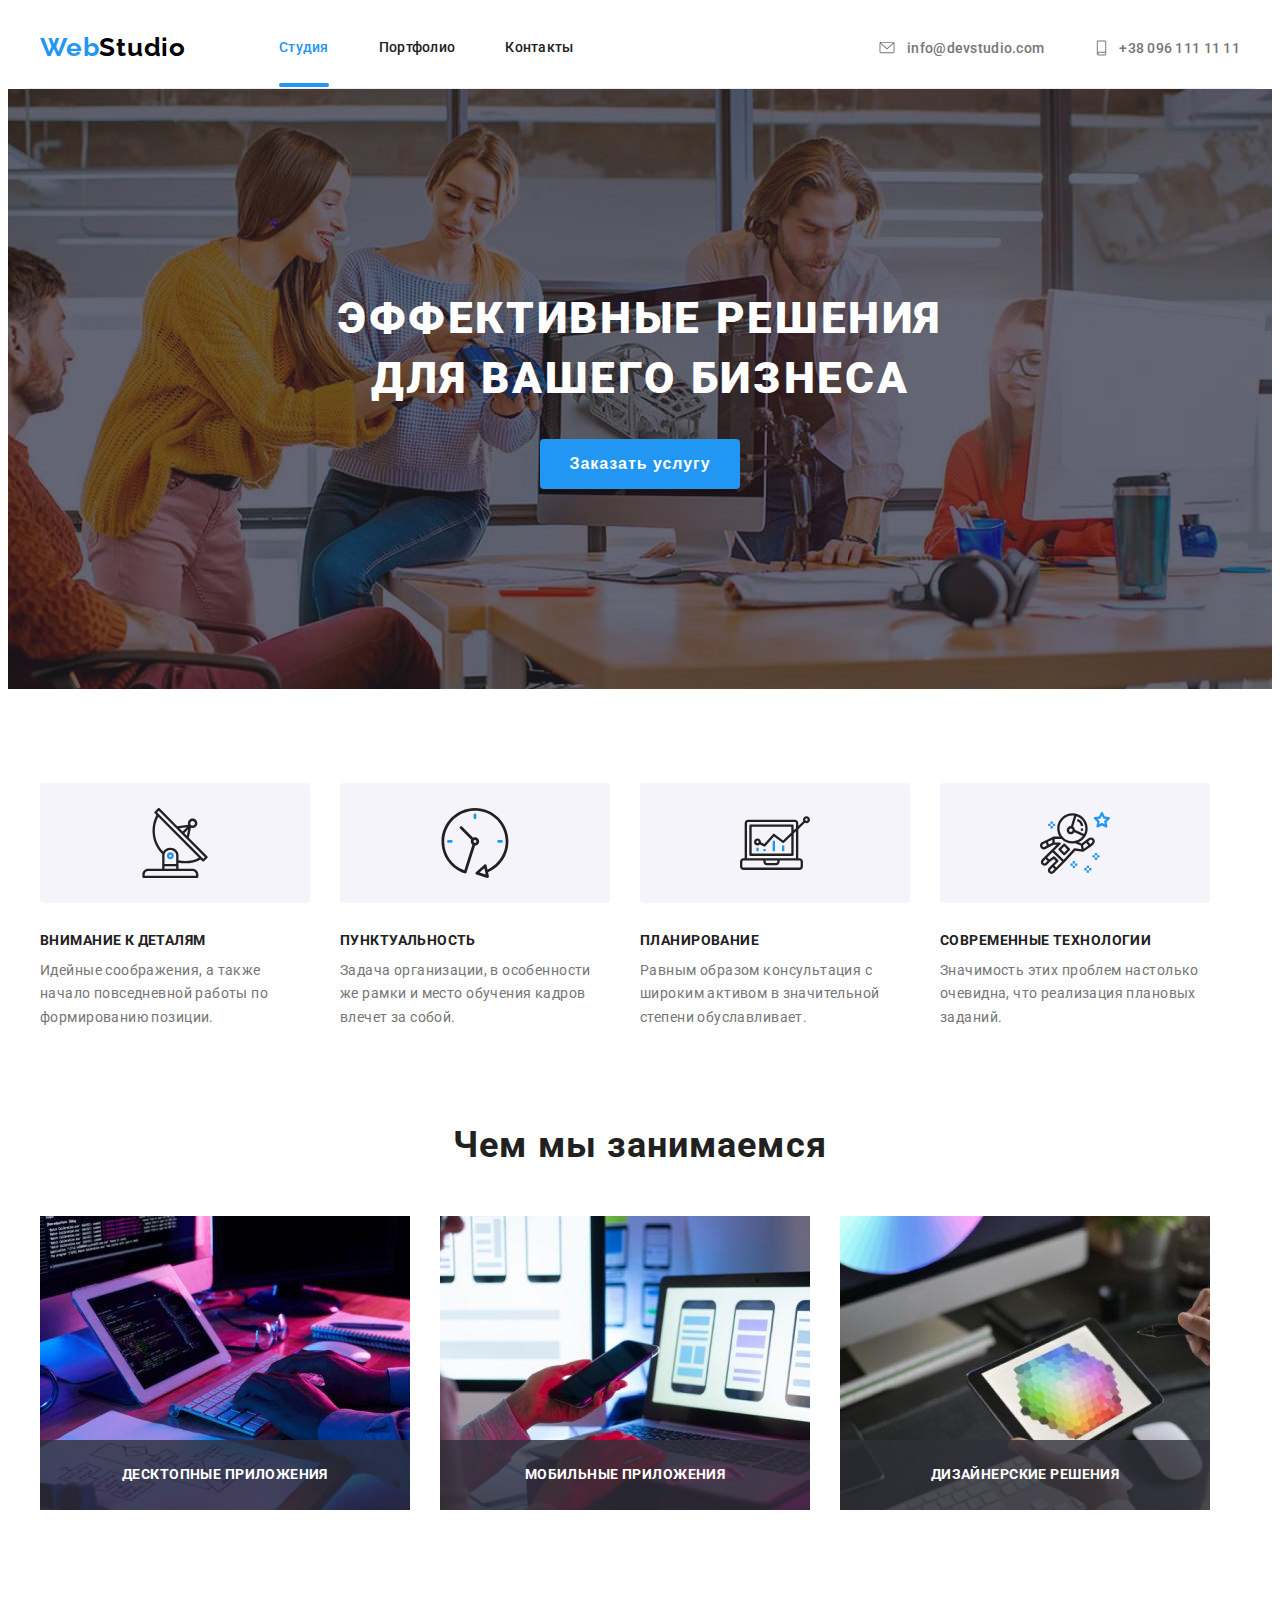
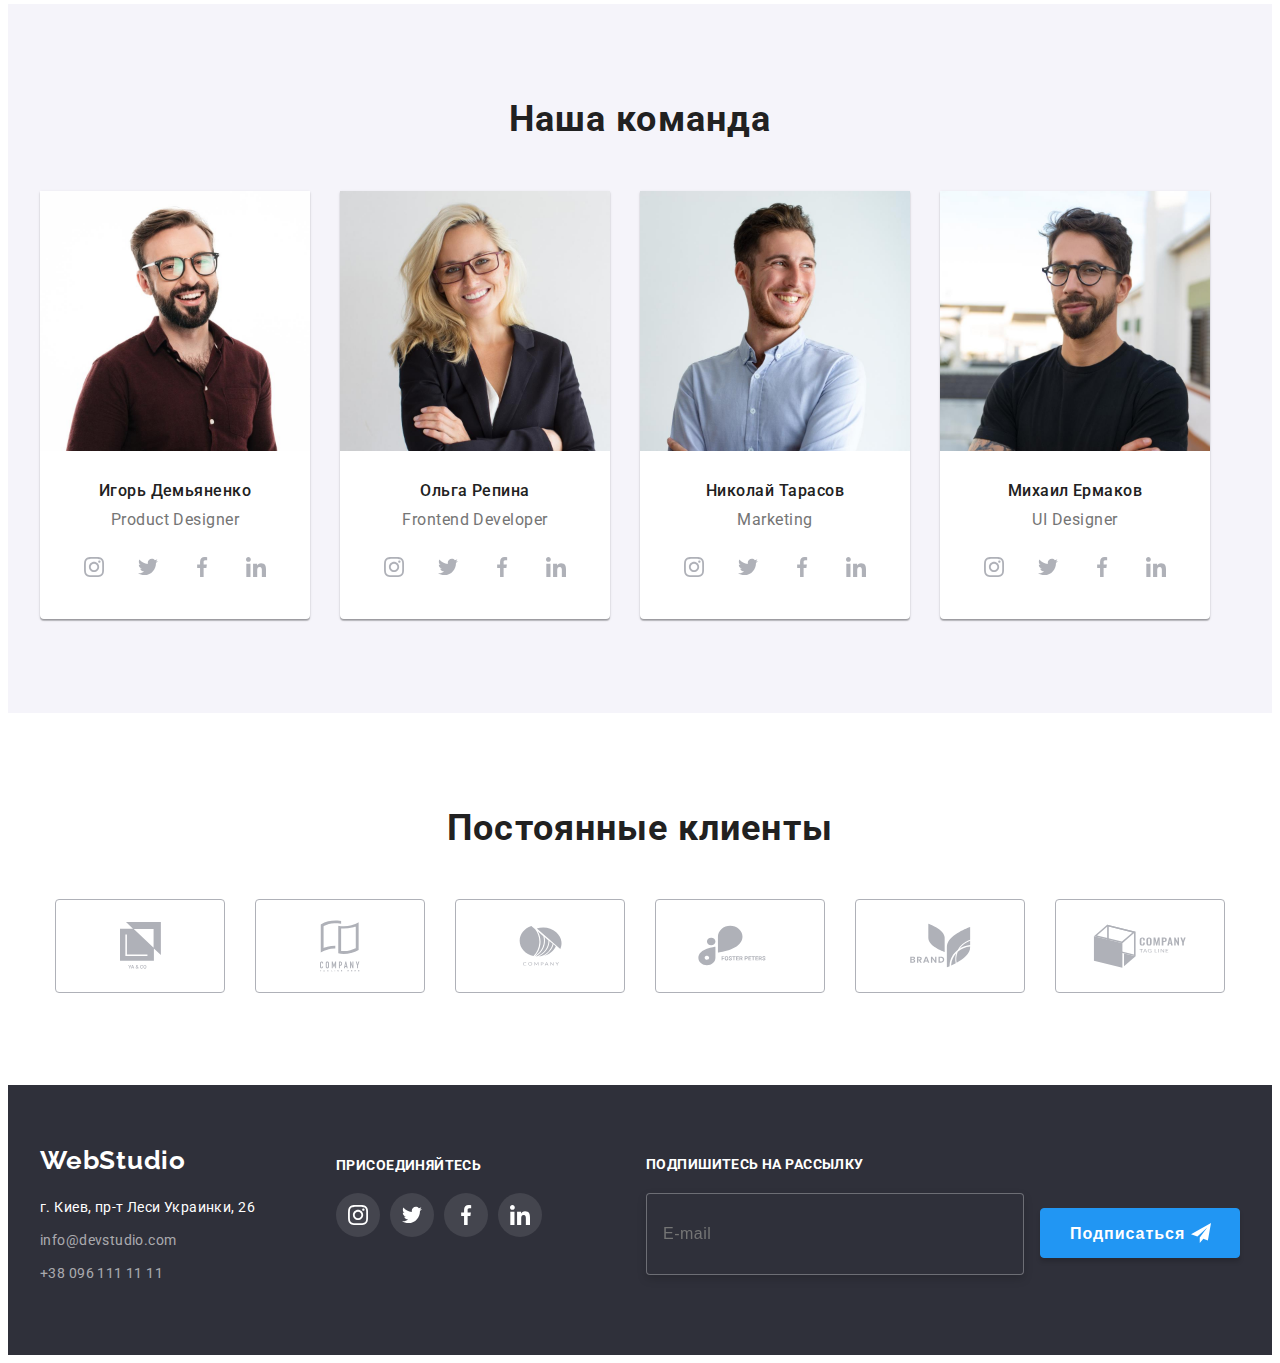
<file: index.html>
<!DOCTYPE html>
<html lang="ru">

<head>
  <meta charset="UTF-8" />
  <meta http-equiv="X-UA-Compatible" content="IE=edge" />
  <meta name="viewport" content="width=device-width, initial-scale=1.0" />
  <title>WebStudio</title>
  <link rel="preconnect" href="https://fonts.googleapis.com" />
  <link rel="preconnect" href="https://fonts.gstatic.com" crossorigin />
  <link href="https://fonts.googleapis.com/css2?family=Raleway:wght@700&family=Roboto:wght@400;500;700;900&display=swap"
    rel="stylesheet" />
  <link rel="stylesheet" href="https://cdnjs.cloudflare.com/ajax/libs/modern-normalize/1.1.0/modern-normalize.min.css"
    integrity="sha512-wpPYUAdjBVSE4KJnH1VR1HeZfpl1ub8YT/NKx4PuQ5NmX2tKuGu6U/JRp5y+Y8XG2tV+wKQpNHVUX03MfMFn9Q=="
    crossorigin="anonymous" referrerpolicy="no-referrer" />
  <link rel="stylesheet" href="./css/main.min.css" />
</head>

<body>
  <header>
    <div class="container header">
      <a href="./" class="logo"><span class="logo__web">Web</span>Studio</a>
      <nav>
        <ul class="nav-list">
          <li class="nav-list__item">
            <a href="./index.html" class="nav-list__link--active">Студия</a>
          </li>
          <li class="nav-list__item">
            <a href="./portfolio.html" class="nav-list__link">Портфолио</a>
          </li>
          <li class="nav-list__item">
            <a href="" class="nav-list__link">Контакты</a>
          </li>
        </ul>
      </nav>
      <ul class="contacts-list">
        <li class="contacts-list__item">
          <a href="mailto:info@devstudio.com" class="contacts-list__link"><svg class="contact-list__icon" width="20"
              height="15">
              <use href="./images/icons.svg#icon-envelope"></use>
            </svg>info@devstudio.com
          </a>
        </li>
        <li class="contacts-list__item">
          <a href="tel:+380961111111" class="contacts-list__link"><svg class="contact-list__icon" width="15"
              height="24">
              <use href="./images/icons.svg#icon-smartphone"></use>
            </svg>+38 096 111 11 11
          </a>
        </li>
      </ul>
    </div>
  </header>

  <main>
    <section class="hero">
      <div class="container">
        <h1 class="hero-header">
          Эффективные решения <br />
          для вашего бизнеса
        </h1>
        <button type="button" class="hero-btn" data-modal-open>
          Заказать услугу
        </button>
      </div>
    </section>
    <section class="priorities">
      <div class="container">
        <!-- <h2 class="section-header"></h2> -->
        <ul class="priorities-list">
          <li class="priorities-item">
            <div class="priorities-icon-container">
              <svg class="priorities-icon" width="70" height="70">
                <use href="./images/icons.svg#icon-antenna"></use>
              </svg>
            </div>
            <h3 class="priorities-header">Внимание к деталям</h3>
            <p class="priorities-text">
              Идейные соображения, а также начало повседневной работы по
              формированию позиции.
            </p>
          </li>
          <li class="priorities-item">
            <div class="priorities-icon-container">
              <svg class="priorities-icon" width="70" height="70">
                <use href="./images/icons.svg#icon-clock"></use>
              </svg>
            </div>
            <h3 class="priorities-header">Пунктуальность</h3>
            <p class="priorities-text">
              Задача организации, в особенности же рамки и место обучения
              кадров влечет за собой.
            </p>
          </li>
          <li class="priorities-item">
            <div class="priorities-icon-container">
              <svg class="priorities-icon" width="70" height="70">
                <use href="./images/icons.svg#icon-diagram"></use>
              </svg>
            </div>
            <h3 class="priorities-header">Планирование</h3>
            <p class="priorities-text">
              Равным образом консультация с широким активом в значительной
              степени обуславливает.
            </p>
          </li>
          <li class="priorities-item">
            <div class="priorities-icon-container">
              <svg class="priorities-icon" width="70" height="70">
                <use href="./images/icons.svg#icon-astronaut"></use>
              </svg>
            </div>
            <h3 class="priorities-header">Современные технологии</h3>
            <p class="priorities-text">
              Значимость этих проблем настолько очевидна, что реализация
              плановых заданий.
            </p>
          </li>
        </ul>
      </div>
    </section>
    <section class="what-we-do">
      <div class="container">
        <h2 class="section-header">Чем мы занимаемся</h2>
        <ul class="what-we-do-list">
          <li class="what-we-do-item">
            <img src="./images/what-we-do1.jpg" alt="человек набирает код" width="370" height="294" />
            <div class="description">
              <p>Десктопные приложения</p>
            </div>
          </li>
          <li class="what-we-do-item">
            <img src="./images/what-we-do-2.jpg" alt="человек за ноутбуком" width="370" height="294" />
            <div class="description">
              <p>Мобильные приложения</p>
            </div>
          </li>
          <li class="what-we-do-item">
            <img src="./images/what-we-do-3.jpg" alt="человек с планшетом за компьютером" width="370" height="294" />
            <div class="description">
              <p>Дизайнерские решения</p>
            </div>
          </li>
        </ul>
      </div>
    </section>
    <section class="team">
      <div class="container">
        <h2 class="section-header">Наша команда</h2>
        <ul class="team-list">
          <li class="team-item">
            <img class="team-image" src="./images/our-team-1.jpg" alt="Игорь Демьяненко" width="270" height="260" />
            <p class="team-name">Игорь Демьяненко</p>
            <p lang="en" class="team-profession">Product Designer</p>
            <ul class="social-icons-list">
              <li class="social-icon-item">
                <a href="" class="social-link">
                  <svg class="social-icon" width="20" height="20">
                    <use href="./images/icons.svg#icon-instagram"></use>
                  </svg></a>
              </li>
              <li class="social-icon-item">
                <a href="" class="social-link">
                  <svg class="social-icon" width="20" height="20">
                    <use href="./images/icons.svg#icon-twitter"></use>
                  </svg></a>
              </li>
              <li class="social-icon-item">
                <a href="" class="social-link">
                  <svg class="social-icon" width="20" height="20">
                    <use href="./images/icons.svg#icon-facebook"></use>
                  </svg></a>
              </li>
              <li class="social-icon-item">
                <a href="" class="social-link">
                  <svg class="social-icon" width="20" height="20">
                    <use href="./images/icons.svg#icon-linkedin"></use>
                  </svg></a>
              </li>
            </ul>
          </li>
          <li class="team-item">
            <img class="team-image" src="./images/our-team-2.jpg" alt="Ольга Репина" width="270" height="260" />
            <p class="team-name">Ольга Репина</p>
            <p lang="en" class="team-profession">Frontend Developer</p>
            <ul class="social-icons-list">
              <li class="social-icon-item">
                <a href="" class="social-link">
                  <svg class="social-icon" width="20" height="20">
                    <use href="./images/icons.svg#icon-instagram"></use>
                  </svg></a>
              </li>
              <li class="social-icon-item">
                <a href="" class="social-link">
                  <svg class="social-icon" width="20" height="20">
                    <use href="./images/icons.svg#icon-twitter"></use>
                  </svg></a>
              </li>
              <li class="social-icon-item">
                <a href="" class="social-link">
                  <svg class="social-icon" width="20" height="20">
                    <use href="./images/icons.svg#icon-facebook"></use>
                  </svg></a>
              </li>
              <li class="social-icon-item">
                <a href="" class="social-link">
                  <svg class="social-icon" width="20" height="20">
                    <use href="./images/icons.svg#icon-linkedin"></use>
                  </svg></a>
              </li>
            </ul>
          </li>
          <li class="team-item">
            <img class="team-image" src="./images/our-team-3.jpg" alt="Николай Тарасов" width="270" height="260" />
            <p class="team-name">Николай Тарасов</p>
            <p lang="en" class="team-profession">Marketing</p>
            <ul class="social-icons-list">
              <li class="social-icon-item">
                <a href="" class="social-link">
                  <svg class="social-icon" width="20" height="20">
                    <use href="./images/icons.svg#icon-instagram"></use>
                  </svg></a>
              </li>
              <li class="social-icon-item">
                <a href="" class="social-link">
                  <svg class="social-icon" width="20" height="20">
                    <use href="./images/icons.svg#icon-twitter"></use>
                  </svg></a>
              </li>
              <li class="social-icon-item">
                <a href="" class="social-link">
                  <svg class="social-icon" width="20" height="20">
                    <use href="./images/icons.svg#icon-facebook"></use>
                  </svg></a>
              </li>
              <li class="social-icon-item">
                <a href="" class="social-link">
                  <svg class="social-icon" width="20" height="20">
                    <use href="./images/icons.svg#icon-linkedin"></use>
                  </svg></a>
              </li>
            </ul>
          </li>
          <li class="team-item">
            <img class="team-image" src="./images/our-team-4.jpg" alt="Михаил Ермаков" width="270" height="260" />
            <p class="team-name">Михаил Ермаков</p>
            <p lang="en" class="team-profession">UI Designer</p>
            <ul class="social-icons-list">
              <li class="social-icon-item">
                <a href="" class="social-link">
                  <svg class="social-icon" width="20" height="20">
                    <use href="./images/icons.svg#icon-instagram"></use>
                  </svg></a>
              </li>
              <li class="social-icon-item">
                <a href="" class="social-link">
                  <svg class="social-icon" width="20" height="20">
                    <use href="./images/icons.svg#icon-twitter"></use>
                  </svg></a>
              </li>
              <li class="social-icon-item">
                <a href="" class="social-link">
                  <svg class="social-icon" width="20" height="20">
                    <use href="./images/icons.svg#icon-facebook"></use>
                  </svg></a>
              </li>
              <li class="social-icon-item">
                <a href="" class="social-link">
                  <svg class="social-icon" width="20" height="20">
                    <use href="./images/icons.svg#icon-linkedin"></use>
                  </svg></a>
              </li>
            </ul>
          </li>
        </ul>
      </div>
    </section>
    <section class="clients">
      <div class="container">
        <h2 class="section-header">Постоянные клиенты</h2>
        <ul class="clients-list">
          <li class="client-item">
            <a href="" class="client-link">
              <svg class="client-icon" width="41" height="47">
                <use href="./images/icons.svg#icon-group-1"></use>
              </svg></a>
          </li>
          <li class="client-item">
            <a href="" class="client-link">
              <svg class="client-icon" width="40" height="52">
                <use href="./images/icons.svg#icon-group-2"></use>
              </svg></a>
          </li>
          <li class="client-item">
            <a href="" class="client-link">
              <svg class="client-icon" width="43" height="41">
                <use href="./images/icons.svg#icon-group-3"></use>
              </svg></a>
          </li>
          <li class="client-item">
            <a href="" class="client-link">
              <svg class="client-icon" width="84" height="41">
                <use href="./images/icons.svg#icon-group-4"></use>
              </svg></a>
          </li>
          <li class="client-item">
            <a href="" class="client-link">
              <svg class="client-icon" width="63" height="45">
                <use href="./images/icons.svg#icon-group-5"></use>
              </svg></a>
          </li>
          <li class="client-item">
            <a href="" class="client-link">
              <svg class="client-icon" width="94" height="44">
                <use href="./images/icons.svg#icon-group-6"></use>
              </svg></a>
          </li>
        </ul>
      </div>
    </section>
  </main>

  <footer class="footer">
    <div class="container footer-flex">
      <div>
        <a href="./" class="logo-footer"><span class="logo-web">Web</span>Studio</a>
        <address>
          <ul class="address-list">
            <li class="address-item">
              <a href="https://goo.gl/maps/ttaGq9ydXKiaJ6pE8" target="_blank" rel="noopener noreferrer"
                class="address-map">г. Киев, пр-т Леси Украинки, 26</a>
            </li>
            <li class="address-item">
              <a href="mailto:info@devstudio.com" class="address-link">info@devstudio.com</a>
            </li>
            <li class="address-item">
              <a href="tel:+380961111111" class="address-link">+38 096 111 11 11</a>
            </li>
          </ul>
        </address>
      </div>
      <div class="join">
        <p class="join-text">присоединяйтесь</p>
        <ul class="footer-icons-list">
          <li class="footer-icon-item">
            <a href="" class="footer-link">
              <svg class="footer-icon" width="20" height="20">
                <use href="./images/icons.svg#icon-instagram"></use>
              </svg></a>
          </li>
          <li class="footer-icon-item">
            <a href="" class="footer-link">
              <svg class="footer-icon" width="20" height="20">
                <use href="./images/icons.svg#icon-twitter"></use>
              </svg></a>
          </li>
          <li class="footer-icon-item">
            <a href="" class="footer-link">
              <svg class="footer-icon" width="20" height="20">
                <use href="./images/icons.svg#icon-facebook"></use>
              </svg></a>
          </li>
          <li class="footer-icon-item">
            <a href="" class="footer-link">
              <svg class="footer-icon" width="20" height="20">
                <use href="./images/icons.svg#icon-linkedin"></use>
              </svg></a>
          </li>
        </ul>
      </div>
      <form class="follow-us-form">
        <label for="follow-us" class="follow-us-label">подпишитесь на рассылку</label>
        <input type="email" id="follow-us" name="email" placeholder="E-mail" required class="follow-us-input" />
        <button type="submit" class="follow-us-btn">
          Подписаться<svg width="20" height="20" class="icon-send">
            <use href="./images/symbol.svg#icon-send"></use>
          </svg>
        </button>
      </form>
    </div>
  </footer>
  <div class="backdrop is-hidden" data-modal>
    <div class="modal">
      <button class="close-btn" data-modal-close>
        <svg width="18" height="18" class="icon-close">
          <use href="./images/symbol.svg#icon-close"></use>
        </svg>
      </button>
      <form class="callback-form" name="callback-form" autocomplete="off">
        <p class="callback-form-title">
          Оставьте свои данные, мы вам перезвоним
        </p>
        <label class="callback-form-label">
          <p class="label-title">Имя</p>
          <div>
            <input type="text" class="callback-form-input" name="name" required />
            <svg width="18" height="18" class="callback-icon">
              <use href="./images/symbol.svg#person-black"></use>
            </svg>
          </div>
        </label>
        <label class="callback-form-label">
          <p class="label-title">Телефон</p>
          <div>
            <input type="tel" class="callback-form-input" name="tel" required />
            <svg width="18" height="18" class="callback-icon">
              <use href="./images/symbol.svg#phone-black"></use>
            </svg>
          </div>
        </label>
        <label class="callback-form-label">
          <p class="label-title">Почта</p>
          <div>
            <input type="email" class="callback-form-input" name="email" required />
            <svg width="18" height="18" class="callback-icon">
              <use href="./images/symbol.svg#email-black"></use>
            </svg>
          </div>
        </label>
        <label class="callback-form-label comment">
          <p class="label-title">Комментарий</p>
          <textarea name="comment" class="callback-form-input textarea" placeholder="Введите текст"></textarea>
        </label>
        <label class="checkbox-label">
          <input type="checkbox" name="checkbox" value="agree" class="checkbox-input visually-hidden" required />
          <span class="custom-checkbox"></span>
          <p class="checkbox-title">
            Соглашаюсь с рассылкой и принимаю
            <a href="" class="agreement">Условия договора</a>
          </p>
        </label>
        <button type="submit" class="callback-btn">Отправить</button>
      </form>
    </div>
  </div>
  <script src="./js/modal.js"></script>
</body>

</html>
</file>
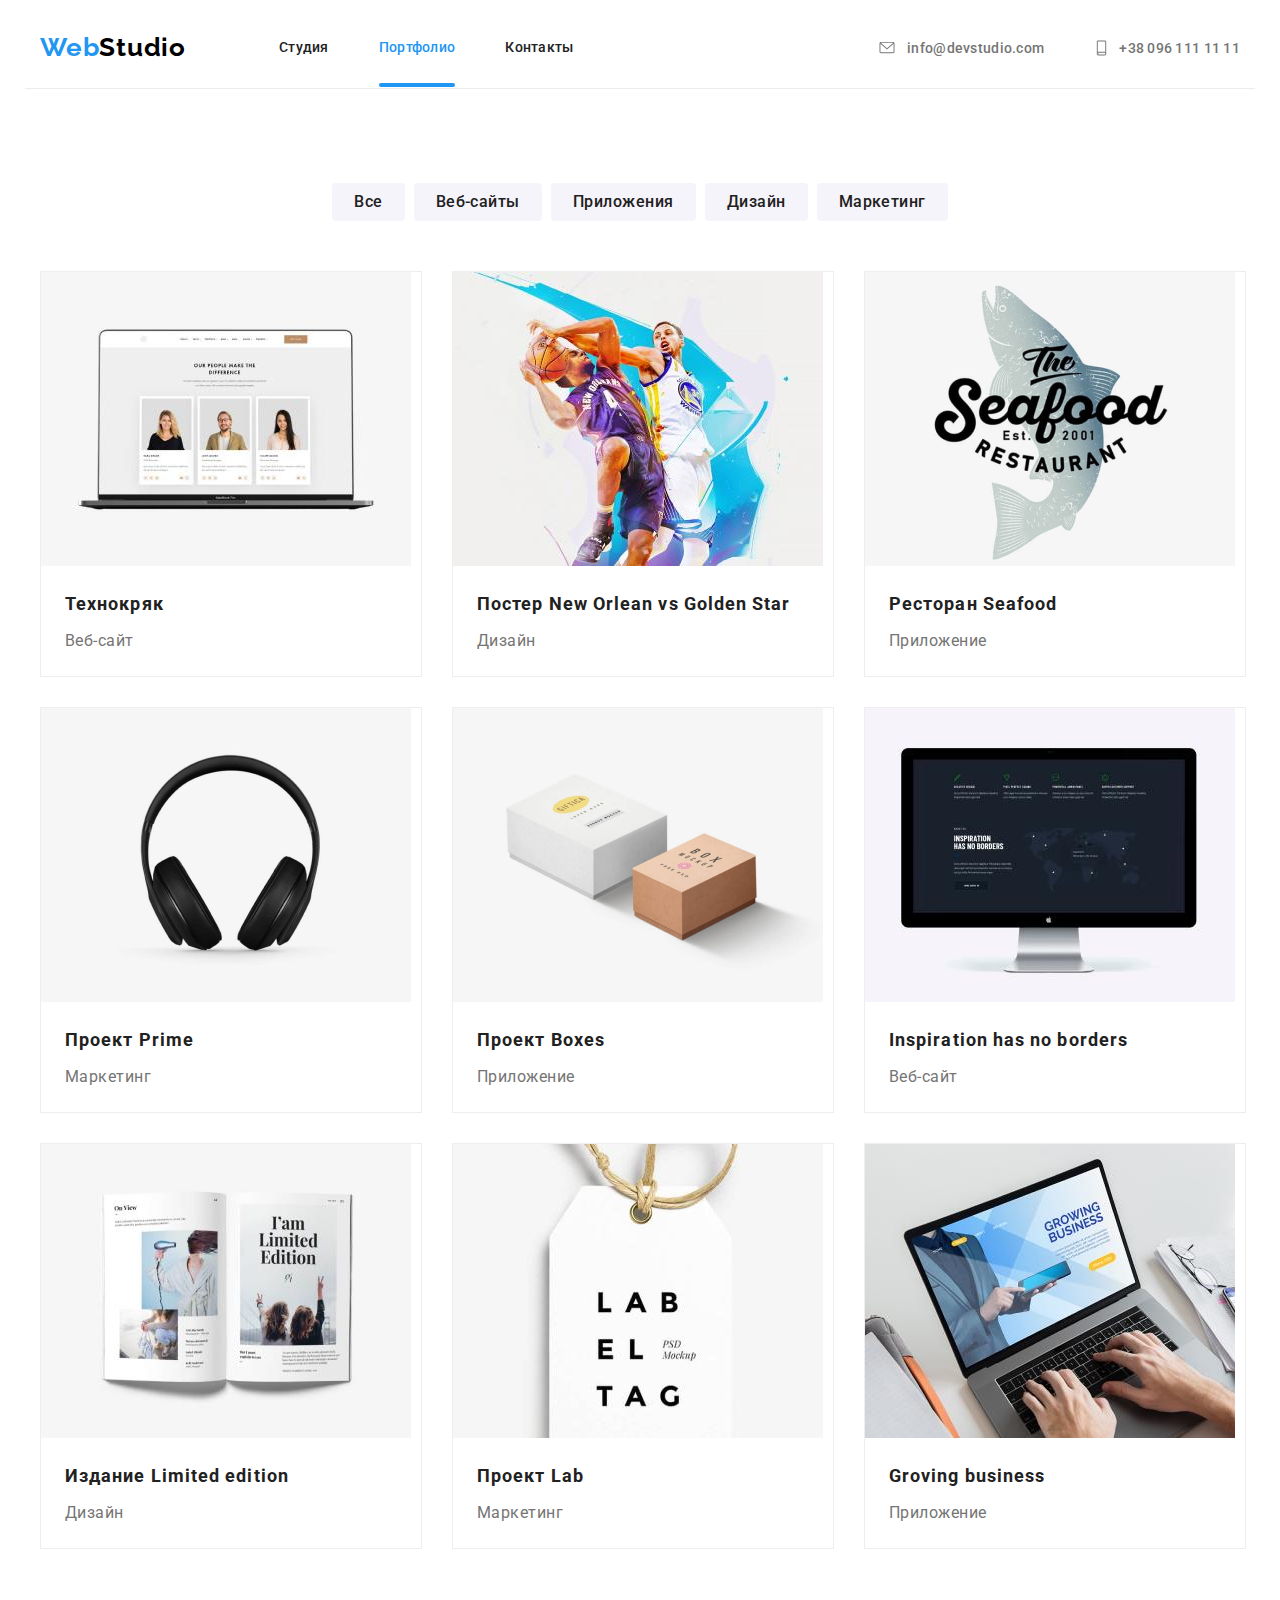
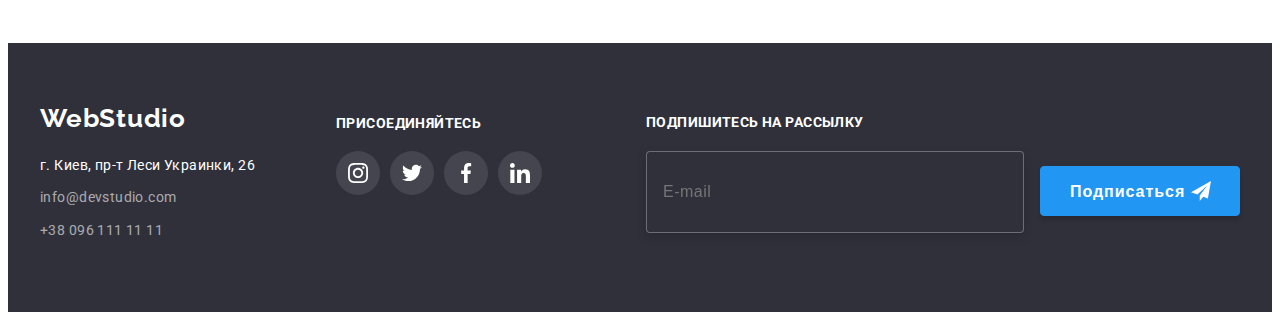
<file: portfolio.html>
<!DOCTYPE html>
<html lang="ru">

<head>
  <meta charset="UTF-8" />
  <meta http-equiv="X-UA-Compatible" content="IE=edge" />
  <meta name="viewport" content="width=device-width, initial-scale=1.0" />
  <title>WebStudio</title>
  <link rel="preconnect" href="https://fonts.googleapis.com" />
  <link rel="preconnect" href="https://fonts.gstatic.com" crossorigin />
  <link href="https://fonts.googleapis.com/css2?family=Raleway:wght@700&family=Roboto:wght@400;500;700;900&display=swap"
    rel="stylesheet" />
  <link rel="stylesheet" href="https://cdnjs.cloudflare.com/ajax/libs/modern-normalize/1.1.0/modern-normalize.min.css"
    integrity="sha512-wpPYUAdjBVSE4KJnH1VR1HeZfpl1ub8YT/NKx4PuQ5NmX2tKuGu6U/JRp5y+Y8XG2tV+wKQpNHVUX03MfMFn9Q=="
    crossorigin="anonymous" referrerpolicy="no-referrer" />
  <link rel="stylesheet" href="./css/main.min.css" />
</head>

<body>
  <header>
    <div class="container header">
      <a href="./" class="logo"><span class="logo__web">Web</span>Studio</a>
      <nav>
        <ul class="nav-list">
          <li class="nav-list__item">
            <a href="./index.html" class="nav-list__link">Студия</a>
          </li>
          <li class="nav-list__item">
            <a href="./portfolio.html" class="nav-list__link--active">Портфолио</a>
          </li>
          <li class="nav-list__item">
            <a href="" class="nav-list__link">Контакты</a>
          </li>
        </ul>
      </nav>
      <ul class="contacts-list">
        <li class="contacts-list__item">
          <a href="mailto:info@devstudio.com" class="contacts-list__link"><svg class="contact-list__icon" width="20"
              height="15">
              <use href="./images/icons.svg#icon-envelope"></use>
            </svg>info@devstudio.com
          </a>
        </li>
        <li class="contacts-list__item">
          <a href="tel:+380961111111" class="contacts-list__link"><svg class="contact-list__icon" width="15"
              height="24">
              <use href="./images/icons.svg#icon-smartphone"></use>
            </svg>+38 096 111 11 11
          </a>
        </li>
      </ul>
    </div>
  </header>

  <main>
    <section class="samples">
      <div class="container">
        <!-- <h1></h1> -->
        <ul class="filter-list">
          <li class="filter-item">
            <button type="button" class="filter-btn">Все</button>
          </li>
          <li class="filter-item">
            <button type="button" class="filter-btn">Веб-сайты</button>
          </li>
          <li class="filter-item">
            <button type="button" class="filter-btn">Приложения</button>
          </li>
          <li class="filter-item">
            <button type="button" class="filter-btn">Дизайн</button>
          </li>
          <li class="filter-item">
            <button type="button" class="filter-btn">Маркетинг</button>
          </li>
        </ul>
        <ul class="samples-list">
          <li class="sample-item">
            <a href="" class="sample-link">
              <div class="thumb">
                <img src="./images/our-works-1.jpg" alt="ноутбук" width="370" height="294" />
                <p class="overlay">
                  Технокряк это современная площадка распространения
                  коронавируса. Компании используют эту платформу для
                  цифрового шпионажа и атак на защищённые сервера конкурентов.
                </p>
              </div>
              <div class="image-description">
                <p class="sample-name">Технокряк</p>
                <p class="sample-type">Веб-сайт</p>
              </div>
            </a>
          </li>
          <li class="sample-item">
            <a href="" class="sample-link">
              <div class="thumb">
                <img src="./images/our-works-2.jpg" alt="ноутбук" width="370" height="294" />
                <p class="overlay">
                  Технокряк это современная площадка распространения
                  коронавируса. Компании используют эту платформу для
                  цифрового шпионажа и атак на защищённые сервера конкурентов.
                </p>
              </div>
              <div class="image-description">
                <p class="sample-name">
                  Постер <span lang="en">New Orlean vs Golden Star</span>
                </p>
                <p class="sample-type">Дизайн</p>
              </div>
            </a>
          </li>
          <li class="sample-item">
            <a href="" class="sample-link">
              <div class="thumb">
                <img src="./images/our-works-3.jpg" alt="ноутбук" width="370" height="294" />
                <p class="overlay">
                  Технокряк это современная площадка распространения
                  коронавируса. Компании используют эту платформу для
                  цифрового шпионажа и атак на защищённые сервера конкурентов.
                </p>
              </div>
              <div class="image-description">
                <p class="sample-name">
                  Ресторан <span lang="en">Seafood</span>
                </p>
                <p class="sample-type">Приложение</p>
              </div>
            </a>
          </li>
          <li class="sample-item">
            <a href="" class="sample-link">
              <div class="thumb">
                <img src="./images/our-works-4.jpg" alt="ноутбук" width="370" height="294" />
                <p class="overlay">
                  Технокряк это современная площадка распространения
                  коронавируса. Компании используют эту платформу для
                  цифрового шпионажа и атак на защищённые сервера конкурентов.
                </p>
              </div>
              <div class="image-description">
                <p class="sample-name">Проект <span lang="en">Prime</span></p>
                <p class="sample-type">Маркетинг</p>
              </div>
            </a>
          </li>
          <li class="sample-item">
            <a href="" class="sample-link">
              <div class="thumb">
                <img src="./images/our-works-5.jpg" alt="ноутбук" width="370" height="294" />
                <p class="overlay">
                  Технокряк это современная площадка распространения
                  коронавируса. Компании используют эту платформу для
                  цифрового шпионажа и атак на защищённые сервера конкурентов.
                </p>
              </div>
              <div class="image-description">
                <p class="sample-name">Проект <span lang="en">Boxes</span></p>
                <p class="sample-type">Приложение</p>
              </div>
            </a>
          </li>
          <li class="sample-item">
            <a href="" class="sample-link">
              <div class="thumb">
                <img src="./images/our-works-6.jpg" alt="ноутбук" width="370" height="294" />
                <p class="overlay">
                  Технокряк это современная площадка распространения
                  коронавируса. Компании используют эту платформу для
                  цифрового шпионажа и атак на защищённые сервера конкурентов.
                </p>
              </div>
              <div class="image-description">
                <p lang="en" class="sample-name">
                  Inspiration has no borders
                </p>
                <p class="sample-type">Веб-сайт</p>
              </div>
            </a>
          </li>
          <li class="sample-item">
            <a href="" class="sample-link">
              <div class="thumb">
                <img src="./images/our-works-7.jpg" alt="ноутбук" width="370" height="294" />
                <p class="overlay">
                  Технокряк это современная площадка распространения
                  коронавируса. Компании используют эту платформу для
                  цифрового шпионажа и атак на защищённые сервера конкурентов.
                </p>
              </div>
              <div class="image-description">
                <p class="sample-name">
                  Издание
                  <span lang="en">Limited edition</span>
                </p>
                <p class="sample-type">Дизайн</p>
              </div>
            </a>
          </li>
          <li class="sample-item">
            <a href="" class="sample-link">
              <div class="thumb">
                <img src="./images/our-works-8.jpg" alt="ноутбук" width="370" height="294" />
                <p class="overlay">
                  Технокряк это современная площадка распространения
                  коронавируса. Компании используют эту платформу для
                  цифрового шпионажа и атак на защищённые сервера конкурентов.
                </p>
              </div>
              <div class="image-description">
                <p class="sample-name">Проект <span lang="en">Lab</span></p>
                <p class="sample-type">Маркетинг</p>
              </div>
            </a>
          </li>
          <li class="sample-item">
            <a href="" class="sample-link">
              <div class="thumb">
                <img src="./images/our-works-9.jpg" alt="ноутбук" width="370" height="294" />
                <p class="overlay">
                  Технокряк это современная площадка распространения
                  коронавируса. Компании используют эту платформу для
                  цифрового шпионажа и атак на защищённые сервера конкурентов.
                </p>
              </div>
              <div class="image-description">
                <p lang="en" class="sample-name">Groving business</p>
                <p class="sample-type">Приложение</p>
              </div>
            </a>
          </li>
        </ul>
      </div>
    </section>
  </main>

  <footer class="footer">
    <div class="container footer-flex">
      <div>
        <a href="./" class="logo-footer"><span class="logo-web">Web</span>Studio</a>
        <address>
          <ul class="address-list">
            <li class="address-item">
              <a href="https://goo.gl/maps/ttaGq9ydXKiaJ6pE8" target="_blank" rel="noopener noreferrer"
                class="address-map">г. Киев, пр-т Леси Украинки, 26</a>
            </li>
            <li class="address-item">
              <a href="mailto:info@devstudio.com" class="address-link">info@devstudio.com</a>
            </li>
            <li class="address-item">
              <a href="tel:+380961111111" class="address-link">+38 096 111 11 11</a>
            </li>
          </ul>
        </address>
      </div>
      <div class="join">
        <p class="join-text">присоединяйтесь</p>
        <ul class="footer-icons-list">
          <li class="footer-icon-item">
            <a href="" class="footer-link">
              <svg class="footer-icon" width="20" height="20">
                <use href="./images/icons.svg#icon-instagram"></use>
              </svg></a>
          </li>
          <li class="footer-icon-item">
            <a href="" class="footer-link">
              <svg class="footer-icon" width="20" height="20">
                <use href="./images/icons.svg#icon-twitter"></use>
              </svg></a>
          </li>
          <li class="footer-icon-item">
            <a href="" class="footer-link">
              <svg class="footer-icon" width="20" height="20">
                <use href="./images/icons.svg#icon-facebook"></use>
              </svg></a>
          </li>
          <li class="footer-icon-item">
            <a href="" class="footer-link">
              <svg class="footer-icon" width="20" height="20">
                <use href="./images/icons.svg#icon-linkedin"></use>
              </svg></a>
          </li>
        </ul>
      </div>
      <form class="follow-us-form">
        <label for="follow-us" class="follow-us-label">подпишитесь на рассылку</label>
        <input type="email" id="follow-us" name="email" placeholder="E-mail" required class="follow-us-input" />
        <button type="submit" class="follow-us-btn">
          Подписаться<svg width="20" height="20" class="icon-send">
            <use href="./images/symbol.svg#icon-send"></use>
          </svg>
        </button>
      </form>
    </div>
  </footer>
</body>

</html>
</file>
<file: css/main.min.css>
:root{--primary-text-color: #757575;--second-text-color: #212121;--third-text-color: #ffffff;--accent-color: #2196f3;--header-color: #212121;--background-color: #2f303a;--transition-function: 250ms cubic-bezier(0.4, 0, 0.2, 1)}.visually-hidden{position:absolute;width:1px;height:1px;margin:-1px;border:0;padding:0;white-space:nowrap;clip-path:inset(100%);clip:rect(0 0 0 0);overflow:hidden}body{font-family:roboto, sans-serif;font-style:normal}ul{list-style:none;margin:0;padding:0}a{text-decoration:none;font-style:normal}p,h1,h2,h3,h4,h5,h6{margin:0}img{display:block;max-width:100%}.container{width:1200px;padding-left:15px;padding-right:15px;margin:0 auto}.logo{margin-right:93px;padding-top:24px;padding-bottom:25px;font-family:Raleway, sans-serif;font-style:normal;font-weight:700;font-size:26px;line-height:1.19;letter-spacing:0.03em;color:#000000}.logo__web{color:var(--accent-color)}.nav-list{display:flex;font-weight:500;font-size:14px;line-height:1.14;letter-spacing:0.02em}.nav-list__item:not(:last-child){margin-right:50px}.nav-list__link{position:relative;padding-top:32px;padding-bottom:32px;color:var(--second-text-color);transition:color var(--transition-function)}.nav-list__link:hover,.nav-list__link:focus{color:var(--accent-color)}.nav-list__link--active{position:relative;padding-top:32px;padding-bottom:32px;color:var(--accent-color)}.nav-list__link--active::after{position:absolute;bottom:0;content:"";display:flex;width:100%;height:4px;background:#2196f3;border-radius:2px}.contacts-list{display:flex;margin-left:auto;font-weight:500;font-size:14px;line-height:1.14;letter-spacing:0.02em}.contacts-list__item:not(:last-child){margin-right:50px}.contacts-list__link{line-height:2;display:flex;align-items:center;padding-top:20px;padding-bottom:20px;color:var(--primary-text-color);transition:color var(--transition-function)}.contacts-list__link:hover,.contacts-list__link:focus{color:var(--accent-color)}.contact-list__icon{fill:currentColor;margin-right:10px;margin-bottom:0;margin-top:0}.hero-btn{margin-right:auto;margin-left:auto;padding:0;min-width:200px;height:50px;border-radius:4px;font-weight:700;font-size:16px;line-height:1.87;letter-spacing:0.06em;background-color:var(--accent-color);box-shadow:0px 4px 4px rgba(0,0,0,0.15);color:var(--third-text-color);display:flex;justify-content:center;align-items:center;text-align:center;border:none;cursor:pointer}.backdrop{position:fixed;top:0;left:0;width:100%;height:100%;background-color:rgba(0,0,0,0.2);transition:transform var(--transition-function),opacity var(--transition-function)}.backdrop.is-hidden{opacity:0;pointer-events:none;transform:scale(0)}.modal{position:absolute;left:50%;top:50%;transform:translate(-50%, -50%);display:block;width:528px;height:581px;padding:40px;background-color:#fff}.close-btn{position:absolute;top:8px;right:8px;width:30px;height:30px;border:none;padding:0;border:1px solid rgba(0,0,0,0.1);border-radius:50%;background-color:#fff;display:flex;justify-content:center;align-items:center;cursor:pointer}.icon-close{transition:fill var(--transition-function)}.close-btn:hover .icon-close,.close-btn:focus .icon-close{fill:var(--accent-color)}.callback-form{display:flex;flex-direction:column}.callback-form-label{margin-bottom:10px}.callback-form-label div{position:relative}.callback-icon{position:absolute;top:50%;left:12px;transform:translateY(-50%)}.callback-form-label.comment{margin-bottom:0}.callback-form-title{margin-bottom:12px;font-weight:700;font-size:20px;line-height:1.15;text-align:center;letter-spacing:0.03em;color:var(--header-color)}.label-title{margin-bottom:4px;font-weight:500;font-size:12px;line-height:1, 17;letter-spacing:0.01em;color:var(--primary-text-color)}.callback-form-input{width:100%;height:40px;padding-left:42px;border:1px solid rgba(33,33,33,0.2);border-radius:4px;outline:none;cursor:pointer;transition:border var(--transition-function)}.callback-form-input:focus{border:1px solid var(--accent-color)}.callback-form-input:focus+.callback-icon{fill:var(--accent-color)}.callback-icon{transition:fill var(--transition-function)}.textarea{resize:none;width:448px;height:120px;padding:12px 16px;font-weight:500;font-size:12px;line-height:1.17;letter-spacing:0.01em;color:var(--second-text-color)}.checkbox-label{display:flex;align-items:center;margin-top:20px;margin-bottom:30px}.checkbox-title{font-weight:500;font-size:14px;line-height:1.71;letter-spacing:0.03em;color:var(--primary-text-color)}.custom-checkbox{width:16px;height:15px;margin-right:8px;background-image:url(../images/checkbox.svg);transition:background var(--transition-function)}.checkbox-input:checked+.custom-checkbox{background-image:url(../images/checkbox-check.svg)}.callback-btn{width:200px;height:50px;padding-top:10px;padding-bottom:10px;margin:0 auto;font-weight:700;font-size:16px;line-height:1.87;text-align:center;letter-spacing:0.06em;color:var(--third-text-color);background:var(--accent-color);box-shadow:0px 4px 4px rgba(0,0,0,0.15);border-radius:4px;border:1px solid var(--accent-color);cursor:pointer}.agreement{font-weight:500;font-size:14px;line-height:1.71;letter-spacing:0.03em;color:var(--accent-color);text-decoration:underline}.section-header{margin-bottom:50px;font-weight:700;font-size:36px;line-height:1.17;text-align:center;letter-spacing:0.03em;color:var(--header-color)}.social-icon-item{width:44px;height:44px;margin-right:10px}.social-icon-item:last-child{margin-right:0}.social-link{width:100%;height:100%;border-radius:50%;color:#afb1b8;display:flex;align-items:center;justify-content:center;transition:background-color var(--transition-function)}.social-link:hover,.social-link:focus{background-color:var(--accent-color)}.social-icon{fill:currentColor;transition:fill var(--transition-function)}.social-link:hover .social-icon,.social-link:focus .social-icon{fill:#ffffff}.logo-footer{margin-bottom:20px;display:block;font-family:Raleway, sans-serif;font-style:normal;font-weight:700;font-size:26px;line-height:1.19;letter-spacing:0.03em;color:var(--third-text-color)}.follow-us-form{margin-left:auto;padding-top:12px}.follow-us-label{display:block;width:100%;margin-bottom:20px;font-weight:700;font-size:14px;line-height:1.14;letter-spacing:0.03em;text-transform:uppercase;color:var(--third-text-color)}.follow-us-input{margin-right:12px;width:358px;height:50px;padding-top:15px;padding-bottom:15px;padding-left:16px;background-color:#2f303a;border:1px solid rgba(255,255,255,0.3);filter:drop-shadow(0px 4px 4px rgba(0,0,0,0.15));border-radius:4px;color:var(--third-text-color)}.follow-us-input:placeholder-shown{font-weight:500;font-size:16px;line-height:1.25;letter-spacing:0.03em;color:rgba(255,255,255,0.6)}.follow-us-btn{position:relative;width:200px;height:50px;padding-top:10px;padding-bottom:10px;padding-left:29px;font-weight:700;font-size:16px;line-height:1.87;text-align:left;letter-spacing:0.06em;color:var(--third-text-color);background:var(--accent-color);box-shadow:0px 4px 4px rgba(0,0,0,0.15);border-radius:4px;border:1px solid var(--accent-color);cursor:pointer}.icon-send{position:absolute;right:28px;top:50%;transform:translateY(-50%)}.footer-icons-list{display:flex;justify-content:center}.footer-icon-item{width:44px;height:44px;margin-right:10px}.footer-icon-item:last-child{margin-right:0}.footer-link{width:100%;height:100%;border-radius:50%;color:var(--third-text-color);display:flex;align-items:center;justify-content:center;background-color:rgba(255,255,255,0.1);transition:background-color var(--transition-function)}.footer-link:hover,.footer-link:focus{background-color:var(--accent-color)}.footer-icon{fill:currentColor}.thumb{position:relative;overflow:hidden}.overlay{position:absolute;top:0;left:0;display:flex;align-items:center;justify-content:center;width:100%;height:100%;padding:63px 24px;background-color:rgba(33,150,243,0.9);font-weight:400;font-size:18px;line-height:1.56;letter-spacing:0.03em;color:var(--third-text-color);transform:translatey(100%);transition:transform var(--transition-function)}.sample-item:hover .overlay{transform:translatey(0%)}.header{display:flex;align-items:center;border-bottom:1px solid #ececec}.hero{padding-top:200px;padding-bottom:200px;background-image:linear-gradient(rgba(47,48,58,0.4), rgba(47,48,58,0.4)),url(../images/hero-bg.jpg);background-repeat:no-repeat;background-position:center}.hero-header{margin-bottom:30px;font-weight:900;font-size:44px;line-height:1.36;text-align:center;letter-spacing:0.06em;text-transform:uppercase;color:var(--third-text-color)}.priorities{padding-top:94px;padding-bottom:94px}.priorities-list{display:flex}.priorities-item{width:270px}.priorities-item:not(:last-child){margin-right:30px}.priorities-header{margin-bottom:10px;font-weight:700;font-size:14px;line-height:1.14;letter-spacing:0.03em;text-transform:uppercase;color:var(--header-color)}.priorities-text{font-weight:400;font-size:14px;line-height:1.71;letter-spacing:0.03em;color:var(--primary-text-color)}.priorities-icon-container{width:270px;height:120px;background-color:#f5f4fa;display:flex;align-items:center;justify-content:center;margin-bottom:30px;border-radius:4px}.what-we-do{padding-bottom:94px}.what-we-do-list{display:flex}.what-we-do-item{position:relative}.what-we-do-item:not(:last-child){margin-right:30px}.description{position:absolute;bottom:0;width:370px;height:70px;display:flex;align-items:center;justify-content:center;font-weight:bold;font-size:14px;line-height:1.14;letter-spacing:0.03em;text-transform:uppercase;color:var(--third-text-color);background-color:rgba(47,48,58,0.8)}.team{padding-top:94px;padding-bottom:94px;background-color:#f5f4fa}.team-list{display:flex}.team-item{box-shadow:0px 1px 3px rgba(0,0,0,0.12),0px 1px 1px rgba(0,0,0,0.14),0px 2px 1px rgba(0,0,0,0.2);padding-bottom:30px;border-radius:0px 0px 4px 4px;background-color:#fff}.team-item:not(:last-child){margin-right:30px}.team-image{margin-bottom:30px}.team-name{margin-bottom:10px;font-weight:500;font-size:16px;line-height:1.19;text-align:center;letter-spacing:0.03em;color:var(--second-text-color)}.team-profession{font-weight:400;font-size:16px;line-height:1.19;text-align:center;letter-spacing:0.03em;color:var(--primary-text-color);margin-bottom:16px}.social-icons-list{display:flex;justify-content:center}.clients{padding-top:94px;padding-bottom:94px}.clients-list{display:flex;justify-content:center}.client-item{width:170px;height:92px;display:flex;justify-content:center;margin-right:30px}.client-item:last-child{margin-right:0}.client-link{display:flex;align-items:center;justify-content:center;color:#afb1b8;width:100%;height:100%;border:1px solid #afb1b8;border-radius:4px;transition:border var(--transition-function)}.client-link:hover,.client-link:focus{border:1px solid var(--accent-color)}.client-icon{fill:currentColor;transition:fill var(--transition-function)}.client-link:hover .client-icon,.client-link:focus .client-icon{fill:var(--accent-color)}.footer{padding-top:60px;padding-bottom:60px;background-color:#2f303a}.address-map{margin-bottom:9px;display:block;font-weight:400;font-size:14px;line-height:1.71;letter-spacing:0.03em;color:var(--third-text-color);transition:color var(--transition-function)}.address-map:hover,.address-map:focus{color:var(--accent-color)}.address-link{margin-bottom:9px;display:block;font-weight:400;font-size:14px;line-height:1.71;letter-spacing:0.03em;color:rgba(255,255,255,0.6);transition:color var(--transition-function)}.address-link:hover,.address-link:focus{color:var(--accent-color)}.join-text{font-weight:700;font-size:14px;line-height:1.17;letter-spacing:0.03em;text-transform:uppercase;color:var(--third-text-color);margin-bottom:20px}.footer-flex{display:flex}.join{margin-left:81px;padding-top:12px}.samples{padding-top:94px;padding-bottom:94px}.filter-list{display:flex;justify-content:center;margin-bottom:50px}.filter-item:not(:last-child){margin-right:9px}.filter-btn{padding:6px 22px;max-height:38px;border-radius:4px;font-family:Roboto;font-weight:500;font-size:16px;line-height:1.62;text-align:center;letter-spacing:0.03em;color:var(--second-text-color);border:none;background-color:#f5f4fa;cursor:pointer;transition:color var(--transition-function),background-color var(--transition-function),box-shadow var(--transition-function)}.filter-btn:hover,.filter-btn:focus{color:var(--third-text-color);background-color:var(--accent-color);box-shadow:0 4px 4px rgba(0,0,0,0.25)}.samples-list{display:flex;flex-wrap:wrap;margin-right:-30px}.sample-item{flex-basis:calc(100% / 3 - 30px);background:#ffffff;border:1px solid #eeeeee;transition:box-shadow var(--transition-function)}.sample-item:not(:nth-child(3n)){margin-right:30px}.sample-item:not(:nth-last-child(-n+3)){margin-bottom:30px}.sample-item:hover{box-shadow:0px 1px 1px rgba(0,0,0,0.12),0px 4px 4px rgba(0,0,0,0.06),1px 4px 6px rgba(0,0,0,0.16)}.image-description{padding:20px 24px}.sample-name{margin-bottom:4px;font-weight:700;font-size:18px;line-height:2;letter-spacing:0.06em;color:var(--second-text-color)}.sample-type{font-size:16px;line-height:1.87;letter-spacing:0.03em;color:var(--primary-text-color)}
/*# sourceMappingURL=main.min.css.map */
</file>
